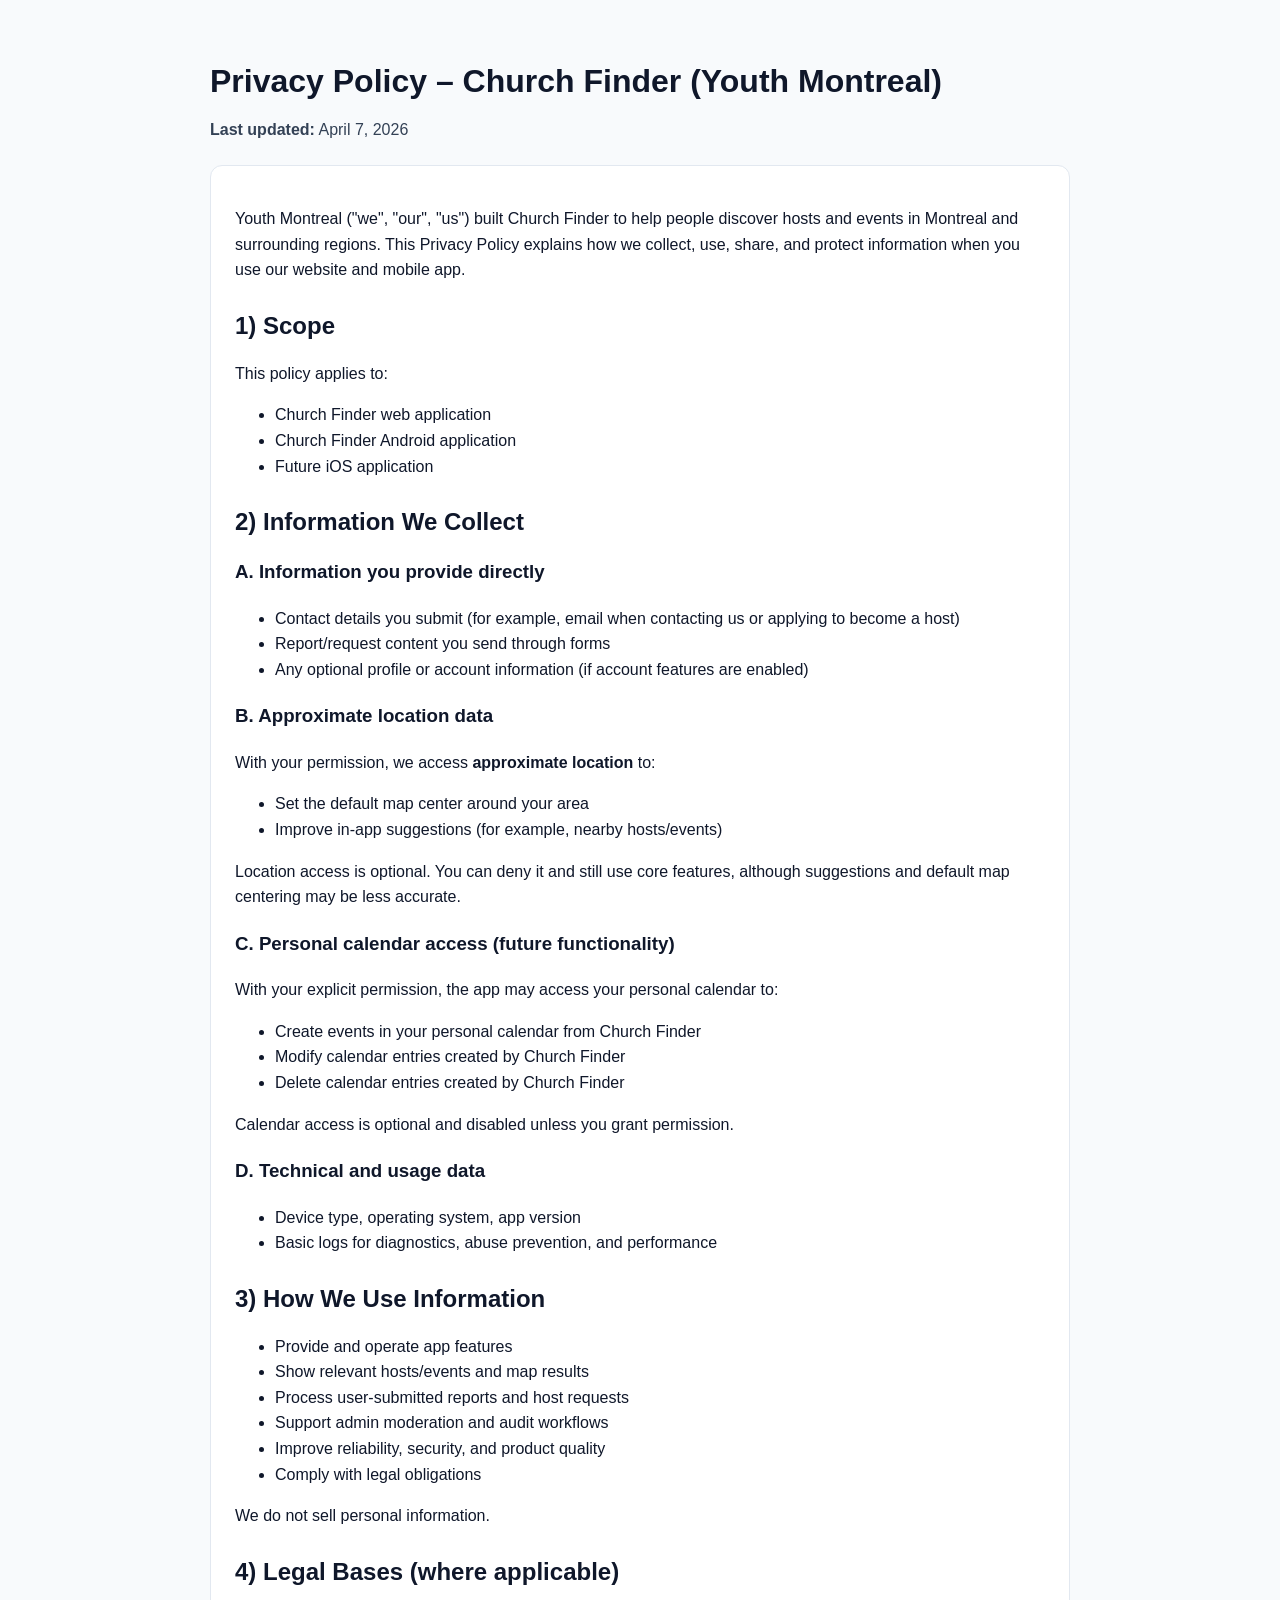
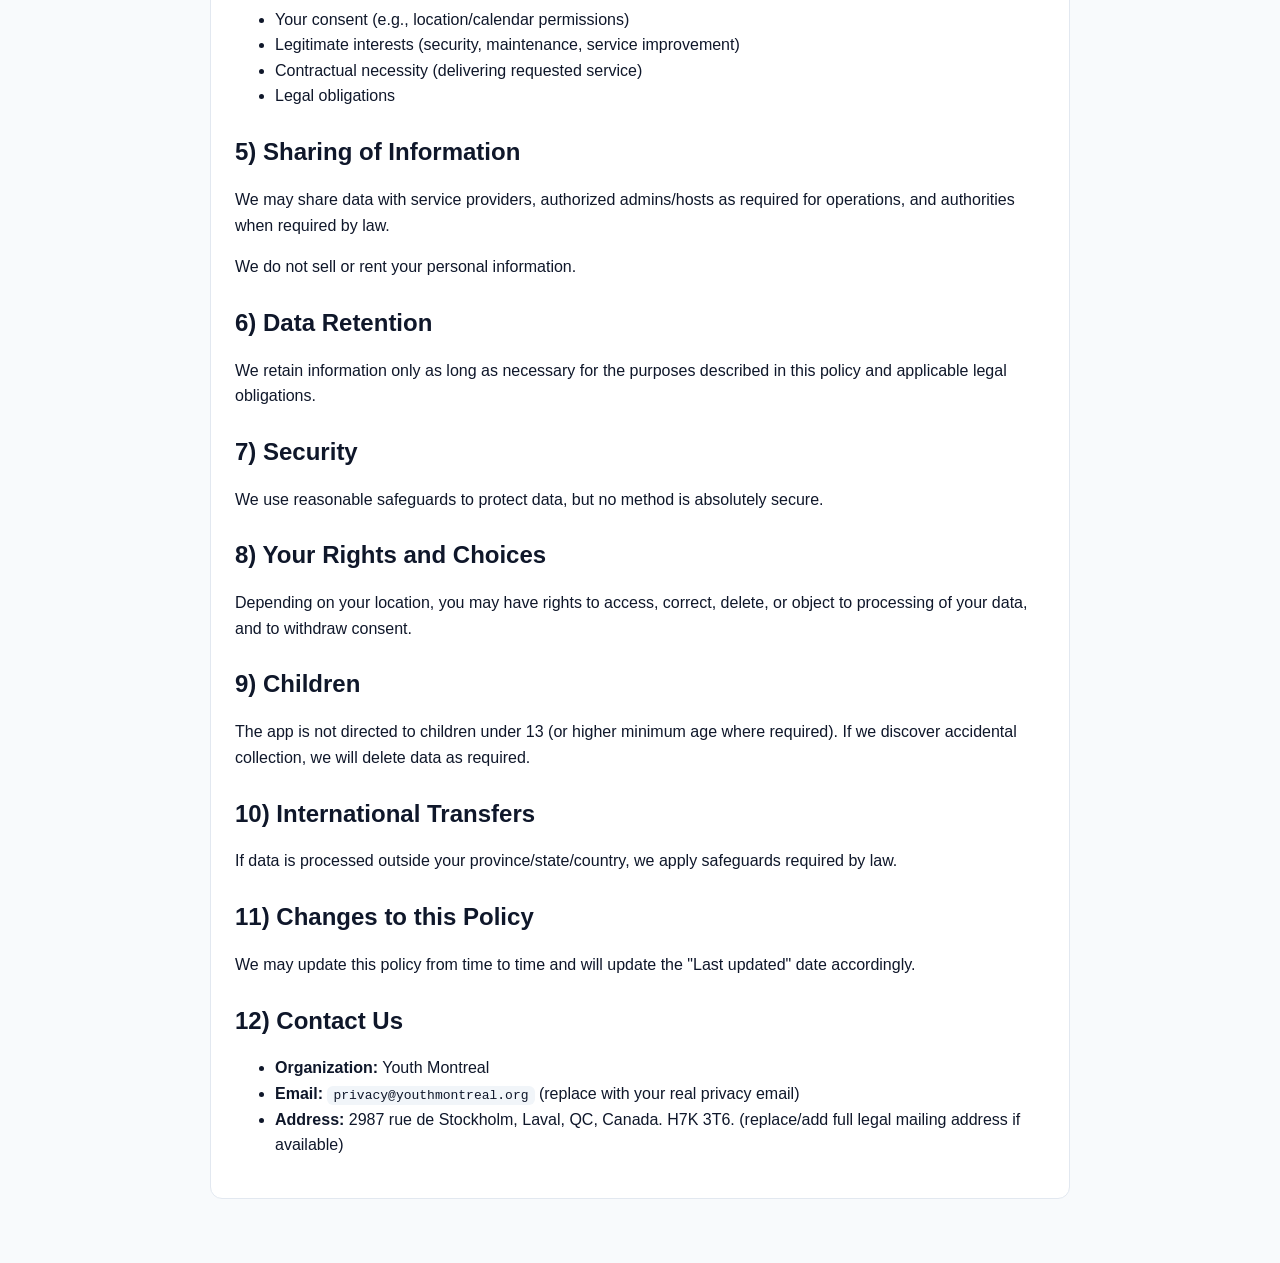
<file: privacy-policy.html>
<!doctype html>
<html lang="en">
  <head>
    <meta charset="utf-8" />
    <meta name="viewport" content="width=device-width, initial-scale=1" />
    <title>Privacy Policy | Church Finder (Youth Montreal)</title>
    <style>
      :root {
        color-scheme: light;
      }
      body {
        font-family: Inter, Segoe UI, Roboto, Arial, sans-serif;
        line-height: 1.6;
        margin: 0;
        background: #f8fafc;
        color: #0f172a;
      }
      main {
        max-width: 860px;
        margin: 0 auto;
        padding: 40px 20px 64px;
      }
      h1, h2 {
        line-height: 1.25;
      }
      h1 {
        margin-bottom: 8px;
      }
      h2 {
        margin-top: 28px;
      }
      .meta {
        color: #334155;
        margin-bottom: 22px;
      }
      .card {
        background: #ffffff;
        border: 1px solid #e2e8f0;
        border-radius: 12px;
        padding: 24px;
      }
      code {
        background: #f1f5f9;
        padding: 2px 6px;
        border-radius: 6px;
      }
    </style>
  </head>
  <body>
    <main>
      <h1>Privacy Policy – Church Finder (Youth Montreal)</h1>
      <p class="meta"><strong>Last updated:</strong> April 7, 2026</p>

      <section class="card">
        <p>
          Youth Montreal ("we", "our", "us") built Church Finder to help people discover hosts and events in Montreal and surrounding regions. This Privacy Policy explains how we collect, use, share, and protect information when you use our website and mobile app.
        </p>

        <h2>1) Scope</h2>
        <p>This policy applies to:</p>
        <ul>
          <li>Church Finder web application</li>
          <li>Church Finder Android application</li>
          <li>Future iOS application</li>
        </ul>

        <h2>2) Information We Collect</h2>
        <h3>A. Information you provide directly</h3>
        <ul>
          <li>Contact details you submit (for example, email when contacting us or applying to become a host)</li>
          <li>Report/request content you send through forms</li>
          <li>Any optional profile or account information (if account features are enabled)</li>
        </ul>

        <h3>B. Approximate location data</h3>
        <p>With your permission, we access <strong>approximate location</strong> to:</p>
        <ul>
          <li>Set the default map center around your area</li>
          <li>Improve in-app suggestions (for example, nearby hosts/events)</li>
        </ul>
        <p>
          Location access is optional. You can deny it and still use core features, although suggestions and default map centering may be less accurate.
        </p>

        <h3>C. Personal calendar access (future functionality)</h3>
        <p>With your explicit permission, the app may access your personal calendar to:</p>
        <ul>
          <li>Create events in your personal calendar from Church Finder</li>
          <li>Modify calendar entries created by Church Finder</li>
          <li>Delete calendar entries created by Church Finder</li>
        </ul>
        <p>
          Calendar access is optional and disabled unless you grant permission.
        </p>

        <h3>D. Technical and usage data</h3>
        <ul>
          <li>Device type, operating system, app version</li>
          <li>Basic logs for diagnostics, abuse prevention, and performance</li>
        </ul>

        <h2>3) How We Use Information</h2>
        <ul>
          <li>Provide and operate app features</li>
          <li>Show relevant hosts/events and map results</li>
          <li>Process user-submitted reports and host requests</li>
          <li>Support admin moderation and audit workflows</li>
          <li>Improve reliability, security, and product quality</li>
          <li>Comply with legal obligations</li>
        </ul>
        <p>We do not sell personal information.</p>

        <h2>4) Legal Bases (where applicable)</h2>
        <ul>
          <li>Your consent (e.g., location/calendar permissions)</li>
          <li>Legitimate interests (security, maintenance, service improvement)</li>
          <li>Contractual necessity (delivering requested service)</li>
          <li>Legal obligations</li>
        </ul>

        <h2>5) Sharing of Information</h2>
        <p>We may share data with service providers, authorized admins/hosts as required for operations, and authorities when required by law.</p>
        <p>We do not sell or rent your personal information.</p>

        <h2>6) Data Retention</h2>
        <p>We retain information only as long as necessary for the purposes described in this policy and applicable legal obligations.</p>

        <h2>7) Security</h2>
        <p>We use reasonable safeguards to protect data, but no method is absolutely secure.</p>

        <h2>8) Your Rights and Choices</h2>
        <p>Depending on your location, you may have rights to access, correct, delete, or object to processing of your data, and to withdraw consent.</p>

        <h2>9) Children</h2>
        <p>The app is not directed to children under 13 (or higher minimum age where required). If we discover accidental collection, we will delete data as required.</p>

        <h2>10) International Transfers</h2>
        <p>If data is processed outside your province/state/country, we apply safeguards required by law.</p>

        <h2>11) Changes to this Policy</h2>
        <p>We may update this policy from time to time and will update the "Last updated" date accordingly.</p>

        <h2>12) Contact Us</h2>
        <ul>
          <li><strong>Organization:</strong> Youth Montreal</li>
          <li><strong>Email:</strong> <code>privacy@youthmontreal.org</code> (replace with your real privacy email)</li>
          <li><strong>Address:</strong> 2987 rue de Stockholm, Laval, QC, Canada. H7K 3T6. (replace/add full legal mailing address if available)</li>
        </ul>
      </section>
    </main>
  </body>
</html>
</file>
